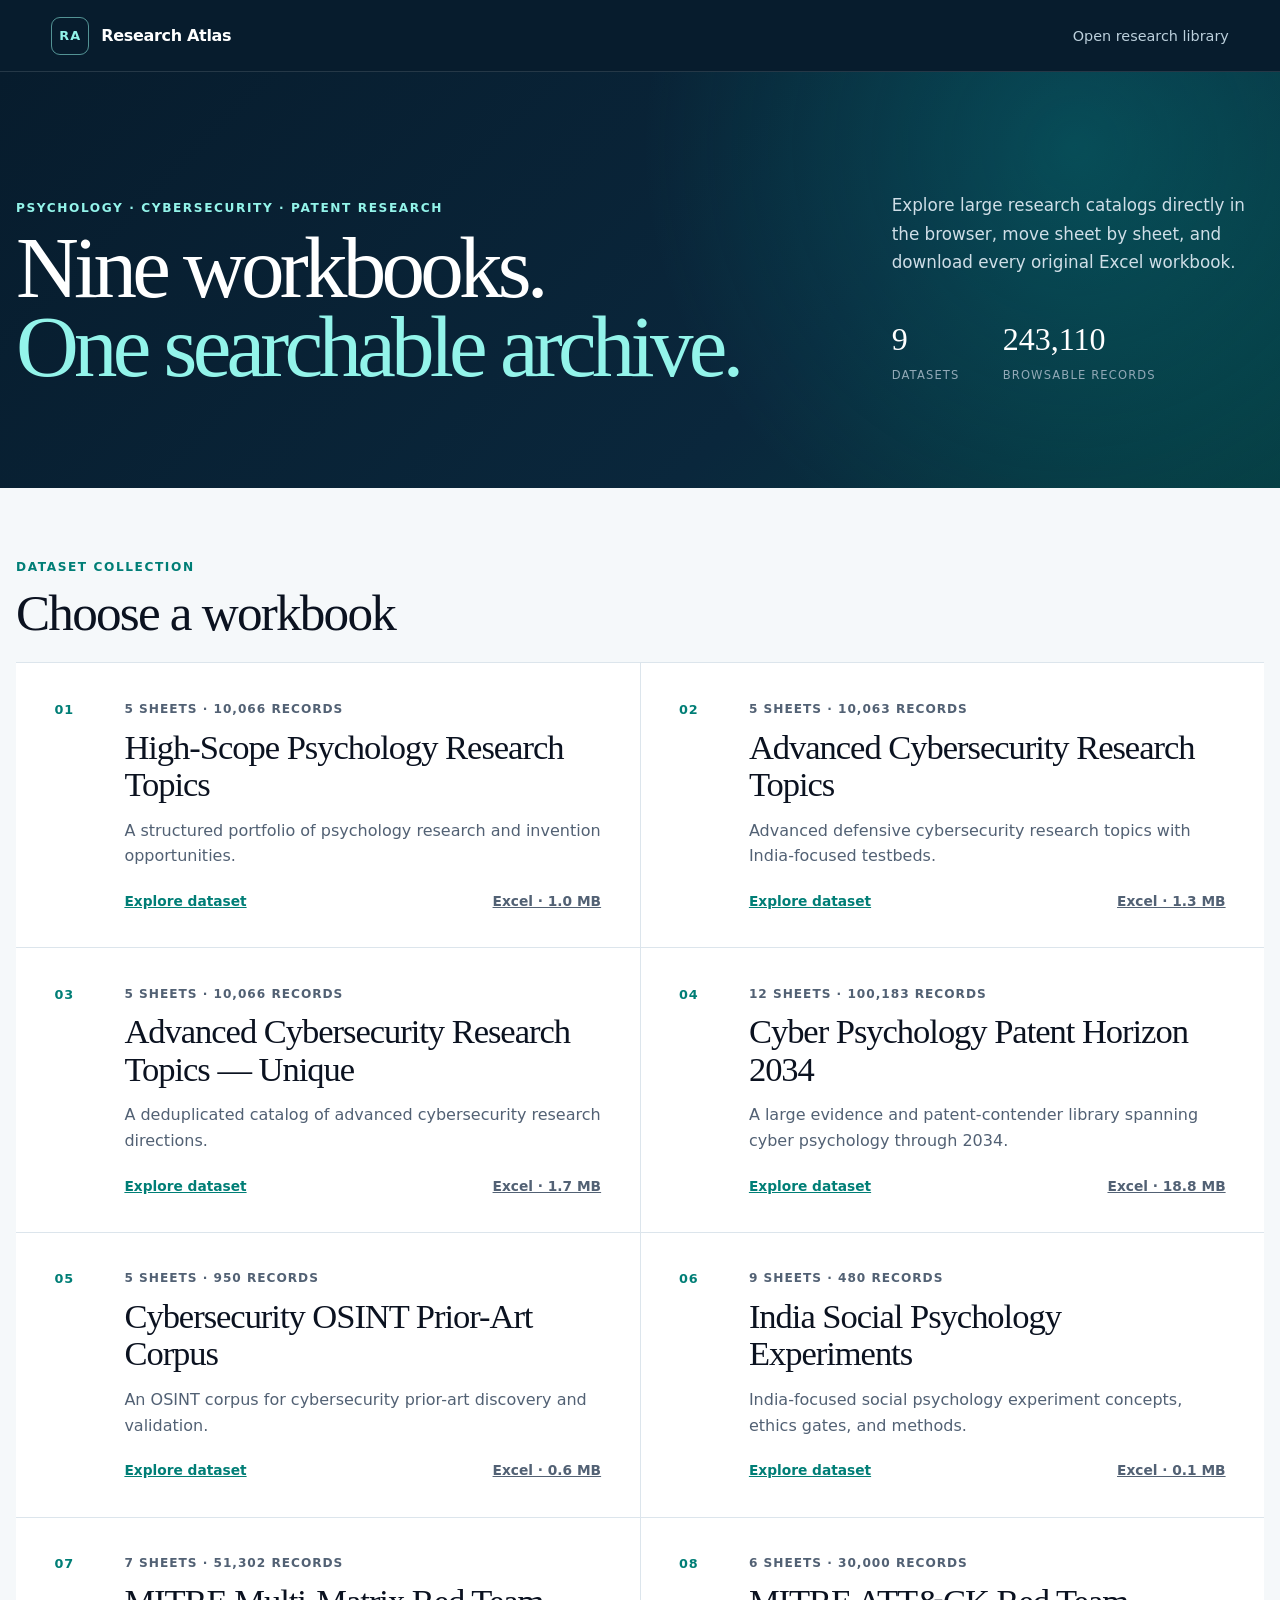
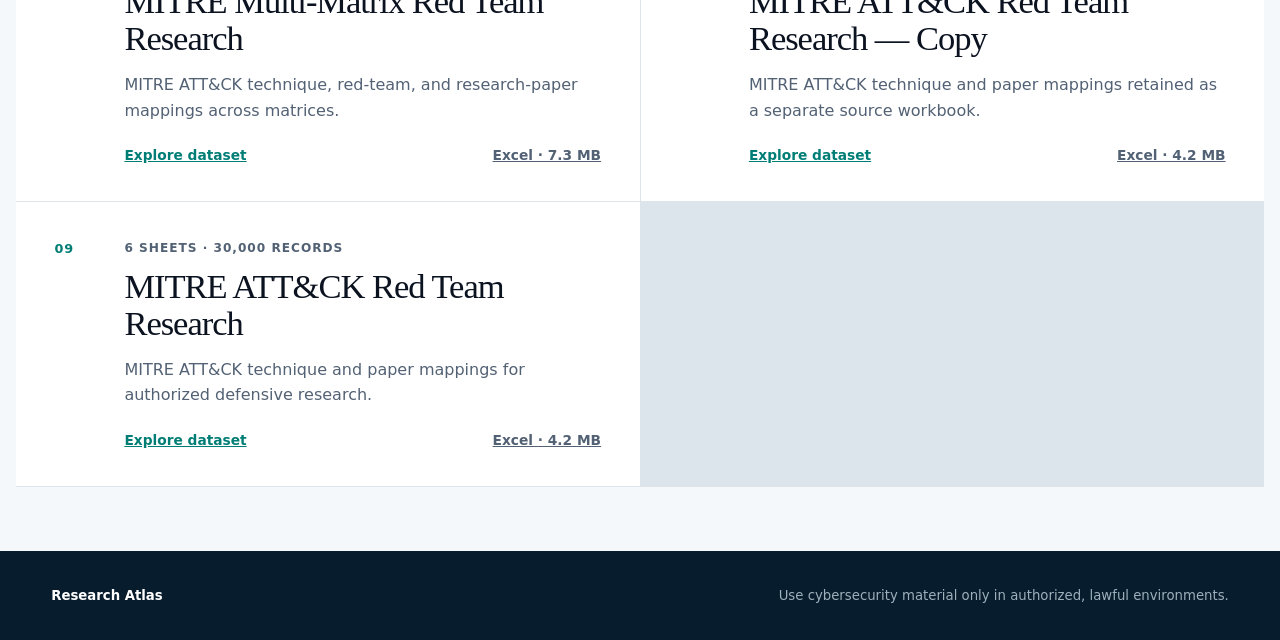
<file: index.html>
<!doctype html>
<html lang="en">
<head>
  <meta charset="utf-8">
  <meta name="viewport" content="width=device-width, initial-scale=1">
  <meta name="description" content="Nine searchable research workbooks covering psychology, cybersecurity, patents, OSINT, and MITRE ATT&CK.">
  <title>Research Atlas | Psychology & Cybersecurity Data Library</title>
  <link rel="icon" href="assets/favicon.svg" type="image/svg+xml">
  <link rel="stylesheet" href="assets/styles.css">
</head>
<body>
  <a class="skip-link" href="#datasets">Skip to datasets</a>
  <header class="site-header"><a class="brand" href="index.html"><span class="brand-mark">RA</span><span>Research Atlas</span></a><span class="header-label">Open research library</span></header>
  <main>
    <section class="home-intro">
      <div><p class="eyebrow">Psychology · Cybersecurity · Patent research</p><h1>Nine workbooks.<br><span>One searchable archive.</span></h1></div>
      <div class="home-summary"><p>Explore large research catalogs directly in the browser, move sheet by sheet, and download every original Excel workbook.</p><dl><div><dt>Datasets</dt><dd>9</dd></div><div><dt>Browsable records</dt><dd>243,110</dd></div></dl></div>
    </section>
    <section class="collection-heading" id="datasets"><p class="eyebrow">Dataset collection</p><h2>Choose a workbook</h2></section>
    <section class="dataset-grid">
        <article class="dataset-card">
          <div class="card-number">01</div>
          <div class="card-body">
            <p class="card-kicker">5 sheets · 10,066 records</p>
            <h2><a href="psychology-research-topics-10000.html">High-Scope Psychology Research Topics</a></h2>
            <p>A structured portfolio of psychology research and invention opportunities.</p>
            <div class="card-actions"><a class="explore-link" href="psychology-research-topics-10000.html">Explore dataset</a><a class="download-link" href="downloads/10000_high_scope_psychology_research_topics.xlsx" download>Excel · 1.0 MB</a></div>
          </div>
        </article>
        <article class="dataset-card">
          <div class="card-number">02</div>
          <div class="card-body">
            <p class="card-kicker">5 sheets · 10,063 records</p>
            <h2><a href="advanced-cybersecurity-topics-10000.html">Advanced Cybersecurity Research Topics</a></h2>
            <p>Advanced defensive cybersecurity research topics with India-focused testbeds.</p>
            <div class="card-actions"><a class="explore-link" href="advanced-cybersecurity-topics-10000.html">Explore dataset</a><a class="download-link" href="downloads/advanced_cybersecurity_research_topics_10000.xlsx" download>Excel · 1.3 MB</a></div>
          </div>
        </article>
        <article class="dataset-card">
          <div class="card-number">03</div>
          <div class="card-body">
            <p class="card-kicker">5 sheets · 10,066 records</p>
            <h2><a href="advanced-cybersecurity-topics-10000-unique.html">Advanced Cybersecurity Research Topics — Unique</a></h2>
            <p>A deduplicated catalog of advanced cybersecurity research directions.</p>
            <div class="card-actions"><a class="explore-link" href="advanced-cybersecurity-topics-10000-unique.html">Explore dataset</a><a class="download-link" href="downloads/advanced_cybersecurity_research_topics_10000_unique.xlsx" download>Excel · 1.7 MB</a></div>
          </div>
        </article>
        <article class="dataset-card">
          <div class="card-number">04</div>
          <div class="card-body">
            <p class="card-kicker">12 sheets · 100,183 records</p>
            <h2><a href="cyber-psychology-patent-horizon-2034.html">Cyber Psychology Patent Horizon 2034</a></h2>
            <p>A large evidence and patent-contender library spanning cyber psychology through 2034.</p>
            <div class="card-actions"><a class="explore-link" href="cyber-psychology-patent-horizon-2034.html">Explore dataset</a><a class="download-link" href="downloads/cyber_psychology_patent_horizon_2034_100000.xlsx" download>Excel · 18.8 MB</a></div>
          </div>
        </article>
        <article class="dataset-card">
          <div class="card-number">05</div>
          <div class="card-body">
            <p class="card-kicker">5 sheets · 950 records</p>
            <h2><a href="cybersecurity-osint-prior-art-900.html">Cybersecurity OSINT Prior-Art Corpus</a></h2>
            <p>An OSINT corpus for cybersecurity prior-art discovery and validation.</p>
            <div class="card-actions"><a class="explore-link" href="cybersecurity-osint-prior-art-900.html">Explore dataset</a><a class="download-link" href="downloads/Cybersecurity_OSINT_Prior_Art_Corpus_900.xlsx" download>Excel · 0.6 MB</a></div>
          </div>
        </article>
        <article class="dataset-card">
          <div class="card-number">06</div>
          <div class="card-body">
            <p class="card-kicker">9 sheets · 480 records</p>
            <h2><a href="india-social-psychology-experiments-300.html">India Social Psychology Experiments</a></h2>
            <p>India-focused social psychology experiment concepts, ethics gates, and methods.</p>
            <div class="card-actions"><a class="explore-link" href="india-social-psychology-experiments-300.html">Explore dataset</a><a class="download-link" href="downloads/India_Social_Psychology_Experiments_300.xlsx" download>Excel · 0.1 MB</a></div>
          </div>
        </article>
        <article class="dataset-card">
          <div class="card-number">07</div>
          <div class="card-body">
            <p class="card-kicker">7 sheets · 51,302 records</p>
            <h2><a href="mitre-multi-matrix-red-team-47667.html">MITRE Multi-Matrix Red Team Research</a></h2>
            <p>MITRE ATT&amp;CK technique, red-team, and research-paper mappings across matrices.</p>
            <div class="card-actions"><a class="explore-link" href="mitre-multi-matrix-red-team-47667.html">Explore dataset</a><a class="download-link" href="downloads/MITRE%20Multi-Matrix%20Red%20Team%20Research%2047667.xlsx" download>Excel · 7.3 MB</a></div>
          </div>
        </article>
        <article class="dataset-card">
          <div class="card-number">08</div>
          <div class="card-body">
            <p class="card-kicker">6 sheets · 30,000 records</p>
            <h2><a href="mitre-attack-red-team-27867-copy.html">MITRE ATT&amp;CK Red Team Research — Copy</a></h2>
            <p>MITRE ATT&amp;CK technique and paper mappings retained as a separate source workbook.</p>
            <div class="card-actions"><a class="explore-link" href="mitre-attack-red-team-27867-copy.html">Explore dataset</a><a class="download-link" href="downloads/mitre_attack_red_team_research_27867%20%281%29.xlsx" download>Excel · 4.2 MB</a></div>
          </div>
        </article>
        <article class="dataset-card">
          <div class="card-number">09</div>
          <div class="card-body">
            <p class="card-kicker">6 sheets · 30,000 records</p>
            <h2><a href="mitre-attack-red-team-27867.html">MITRE ATT&amp;CK Red Team Research</a></h2>
            <p>MITRE ATT&amp;CK technique and paper mappings for authorized defensive research.</p>
            <div class="card-actions"><a class="explore-link" href="mitre-attack-red-team-27867.html">Explore dataset</a><a class="download-link" href="downloads/mitre_attack_red_team_research_27867.xlsx" download>Excel · 4.2 MB</a></div>
          </div>
        </article></section>
  </main>
  <footer><span>Research Atlas</span><span>Use cybersecurity material only in authorized, lawful environments.</span></footer>
</body>
</html>
</file>
<file: assets/styles.css>
:root {
  --ink: #0b1220;
  --muted: #526174;
  --line: #dce5ec;
  --paper: #f5f8fa;
  --white: #ffffff;
  --navy: #071c2d;
  --teal: #00a99d;
  --teal-dark: #007e76;
  --cyan: #93f4ea;
  --amber: #f2b84b;
  --shadow: 0 24px 70px rgba(6, 28, 45, .12);
  font-family: Inter, ui-sans-serif, system-ui, -apple-system, BlinkMacSystemFont, "Segoe UI", sans-serif;
  color: var(--ink);
  background: var(--paper);
  font-synthesis: none;
}

* { box-sizing: border-box; }
html { scroll-behavior: smooth; }
body { margin: 0; min-width: 320px; overflow-x: hidden; background: var(--paper); }
a { color: inherit; }
button, input, select { font: inherit; }
.skip-link { position: fixed; left: 1rem; top: -4rem; z-index: 20; padding: .7rem 1rem; background: var(--white); border-radius: .5rem; }
.skip-link:focus { top: 1rem; }

.site-header { min-height: 72px; display: flex; align-items: center; justify-content: space-between; gap: 1rem; padding: 0 clamp(1rem, 4vw, 4rem); color: #fff; background: var(--navy); border-bottom: 1px solid rgba(255,255,255,.12); }
.brand { display: inline-flex; align-items: center; gap: .75rem; font-weight: 760; letter-spacing: -.02em; text-decoration: none; }
.brand-mark { display: grid; place-items: center; width: 38px; height: 38px; border: 1px solid rgba(147,244,234,.55); color: var(--cyan); border-radius: 9px; font-size: .8rem; letter-spacing: .08em; }
.header-link, .header-label { color: #bcd0dc; font-size: .9rem; }
.header-link:hover { color: #fff; }

main, .dataset-shell { width: min(1480px, calc(100% - 2rem)); margin: 0 auto; }
.home-intro { width: 100vw; margin-left: calc(50% - 50vw); padding: clamp(4rem, 8vw, 8rem) max(1rem, calc((100vw - 1480px)/2 + 1rem)); display: grid; grid-template-columns: minmax(0, 1.35fr) minmax(280px, .65fr); gap: clamp(2rem, 8vw, 8rem); align-items: end; color: #fff; background: radial-gradient(circle at 84% 18%, rgba(0,169,157,.28), transparent 27rem), linear-gradient(135deg, #071c2d, #0a273c 64%, #063d43); }
.eyebrow { margin: 0 0 .8rem; color: var(--teal-dark); font-size: .76rem; font-weight: 800; letter-spacing: .13em; text-transform: uppercase; }
.home-intro .eyebrow, .dataset-intro .eyebrow { color: var(--cyan); }
.home-intro h1 { margin: 0; max-width: 900px; font-family: Georgia, "Times New Roman", serif; font-size: clamp(3rem, 6.8vw, 7.5rem); line-height: .91; letter-spacing: -.055em; font-weight: 500; }
.home-intro h1 span { color: var(--cyan); }
.home-summary { max-width: 520px; color: #cfdee7; font-size: 1.05rem; line-height: 1.7; }
.home-summary dl { display: flex; gap: 2.7rem; margin: 2.2rem 0 0; }
.home-summary dl div { display: flex; flex-direction: column-reverse; }
.home-summary dt { font-size: .72rem; text-transform: uppercase; letter-spacing: .1em; color: #92a9b7; }
.home-summary dd { margin: 0; color: #fff; font-family: Georgia, serif; font-size: 2rem; }

.collection-heading { padding: 4.5rem 0 1.5rem; border-bottom: 1px solid var(--line); }
.collection-heading h2 { margin: 0; font: 500 clamp(2rem, 4vw, 3.8rem)/1 Georgia, serif; letter-spacing: -.035em; }
.dataset-grid { display: grid; grid-template-columns: repeat(2, minmax(0, 1fr)); gap: 1px; background: var(--line); border-bottom: 1px solid var(--line); }
.dataset-card { position: relative; display: grid; grid-template-columns: 54px 1fr; gap: 1rem; min-height: 265px; padding: clamp(1.5rem, 3vw, 2.7rem); background: var(--white); transition: transform .2s ease, box-shadow .2s ease; }
.dataset-card:hover { z-index: 1; transform: translateY(-3px); box-shadow: var(--shadow); }
.card-number { color: var(--teal-dark); font-size: .8rem; font-weight: 800; letter-spacing: .08em; }
.card-body { display: flex; flex-direction: column; }
.card-kicker { margin: 0 0 .8rem; color: var(--muted); font-size: .76rem; font-weight: 750; text-transform: uppercase; letter-spacing: .08em; }
.dataset-card h2 { margin: 0 0 .9rem; max-width: 620px; font: 500 clamp(1.45rem, 2.7vw, 2.3rem)/1.08 Georgia, serif; letter-spacing: -.03em; }
.dataset-card h2 a { text-decoration: none; }
.dataset-card h2 a::after { content: ""; position: absolute; inset: 0; }
.dataset-card p:not(.card-kicker) { max-width: 620px; margin: 0 0 1.5rem; color: var(--muted); line-height: 1.6; }
.card-actions { position: relative; z-index: 2; margin-top: auto; display: flex; justify-content: space-between; flex-wrap: wrap; gap: 1rem; align-items: center; font-size: .86rem; font-weight: 750; }
.explore-link { color: var(--teal-dark); }
.download-link { color: var(--muted); }

.dataset-intro { width: 100vw; margin-left: calc(50% - 50vw); padding: clamp(3rem, 6vw, 6rem) max(1rem, calc((100vw - 1480px)/2 + 1rem)); display: flex; justify-content: space-between; gap: 2rem; align-items: end; color: #fff; background: radial-gradient(circle at 78% 30%, rgba(0,169,157,.25), transparent 26rem), linear-gradient(135deg, #071c2d, #0b3042); }
.dataset-intro h1 { max-width: 1050px; margin: 0; font: 500 clamp(2.7rem, 5.4vw, 6rem)/.96 Georgia, serif; letter-spacing: -.05em; }
.lede { max-width: 820px; margin: 1.4rem 0 0; color: #c7d7df; font-size: 1.05rem; line-height: 1.65; }
.responsible-note { margin: .7rem 0 0; color: #9fd7d1; font-size: .88rem; }
.download-button { flex: 0 0 auto; display: flex; flex-direction: column; gap: .2rem; min-width: 180px; padding: 1rem 1.2rem; color: #062329; background: var(--cyan); border-radius: .55rem; text-decoration: none; font-weight: 800; box-shadow: 0 16px 44px rgba(0,0,0,.18); }
.download-button:hover { background: #bafff8; }
.download-button small { font-size: .74rem; font-weight: 650; opacity: .65; }

.stat-grid { display: grid; grid-template-columns: repeat(3, 1fr); background: var(--navy); color: #fff; border-top: 1px solid rgba(255,255,255,.12); }
.stat-grid article { padding: 1.3rem clamp(1rem, 3vw, 2rem); border-right: 1px solid rgba(255,255,255,.12); }
.stat-grid span { display: block; margin-bottom: .35rem; color: #9fb3bf; font-size: .74rem; text-transform: uppercase; letter-spacing: .08em; }
.stat-grid strong { font-family: Georgia, serif; font-size: 1.65rem; font-weight: 500; }

.explorer { margin: clamp(2rem, 5vw, 5rem) 0; background: var(--white); border: 1px solid var(--line); box-shadow: 0 18px 60px rgba(12,42,60,.08); }
.explorer-head { display: flex; justify-content: space-between; gap: 1rem; align-items: end; padding: clamp(1.4rem, 3vw, 2.5rem); border-bottom: 1px solid var(--line); }
.explorer-head h2 { margin: 0; font: 500 clamp(1.8rem, 3vw, 3rem)/1 Georgia, serif; letter-spacing: -.035em; }
.status { min-height: 1.4rem; color: var(--muted); font-size: .86rem; }
.toolbar { display: grid; grid-template-columns: 1fr 1.5fr .7fr; gap: 1rem; padding: 1.2rem clamp(1rem, 3vw, 2rem); background: #eef4f6; border-bottom: 1px solid var(--line); }
.toolbar label, .pagination label { display: flex; flex-direction: column; gap: .4rem; color: #4a5a68; font-size: .73rem; font-weight: 800; text-transform: uppercase; letter-spacing: .07em; }
.toolbar select, .toolbar input, .pagination input { width: 100%; min-height: 43px; padding: .65rem .75rem; color: var(--ink); background: var(--white); border: 1px solid #bdcad2; border-radius: .35rem; outline: none; text-transform: none; letter-spacing: 0; }
.toolbar select:focus, .toolbar input:focus, .pagination input:focus { border-color: var(--teal); box-shadow: 0 0 0 3px rgba(0,169,157,.15); }
.sheet-meta { display: flex; justify-content: space-between; gap: 1rem; padding: .85rem clamp(1rem, 3vw, 2rem); color: var(--muted); font-size: .82rem; }
.table-wrap { max-height: 72vh; overflow: auto; border-top: 1px solid var(--line); border-bottom: 1px solid var(--line); }
table { width: max-content; min-width: 100%; border-collapse: separate; border-spacing: 0; font-size: .88rem; }
th { position: sticky; top: 0; z-index: 2; min-width: 150px; max-width: 340px; padding: .85rem 1rem; color: #d8e5eb; background: #0b2638; border-right: 1px solid #274153; text-align: left; vertical-align: bottom; font-size: .73rem; line-height: 1.35; letter-spacing: .04em; }
td { min-width: 150px; max-width: 420px; padding: .75rem 1rem; border-right: 1px solid #e6ecef; border-bottom: 1px solid #e6ecef; vertical-align: top; line-height: 1.5; overflow-wrap: anywhere; }
tbody tr:nth-child(even) td { background: #f8fafb; }
tbody tr:hover td { background: #edf9f7; }
.cell-content { display: -webkit-box; overflow: hidden; -webkit-line-clamp: 3; -webkit-box-orient: vertical; cursor: pointer; }
.cell-content.expanded { display: block; overflow: visible; }
td a { color: #006f69; font-weight: 650; }
.empty-row td { padding: 4rem 1rem; color: var(--muted); text-align: center; }
.pagination { display: flex; justify-content: center; align-items: end; gap: .8rem; padding: 1.2rem; }
.pagination button { min-height: 42px; padding: .65rem 1rem; border: 1px solid #aebdc6; border-radius: .35rem; color: var(--ink); background: var(--white); font-weight: 750; cursor: pointer; }
.pagination button:hover:not(:disabled) { border-color: var(--teal); color: var(--teal-dark); }
.pagination button:disabled { opacity: .42; cursor: default; }
.pagination label { width: 82px; }
.pagination input { min-height: 42px; }
#page-total { padding-bottom: .7rem; color: var(--muted); font-size: .86rem; }
.explorer-help { margin: 0; padding: 0 1.2rem 1.4rem; color: var(--muted); font-size: .8rem; text-align: center; }

footer { display: flex; justify-content: space-between; gap: 1rem; margin-top: 4rem; padding: 2.3rem clamp(1rem, 4vw, 4rem); color: #9db0bb; background: var(--navy); font-size: .83rem; }
footer span:first-child { color: #fff; font-weight: 800; }

@media (max-width: 820px) {
  .home-intro { grid-template-columns: 1fr; align-items: start; }
  .dataset-grid { grid-template-columns: 1fr; }
  .dataset-intro { align-items: flex-start; flex-direction: column; }
  .download-button { width: 100%; }
  .toolbar { grid-template-columns: 1fr; }
}

@media (max-width: 540px) {
  main, .dataset-shell { width: min(100% - 1rem, 1480px); }
  .header-label { display: none; }
  .home-intro h1 { font-size: clamp(2.8rem, 15vw, 4.5rem); }
  .dataset-card { grid-template-columns: 38px 1fr; padding: 1.4rem 1rem; }
  .stat-grid { grid-template-columns: 1fr; }
  .stat-grid article { border-right: 0; border-bottom: 1px solid rgba(255,255,255,.12); }
  .explorer-head { align-items: flex-start; flex-direction: column; }
  .sheet-meta, footer { flex-direction: column; }
  .pagination { flex-wrap: wrap; }
}

@media (prefers-reduced-motion: reduce) {
  * { scroll-behavior: auto !important; transition: none !important; }
}
</file>
